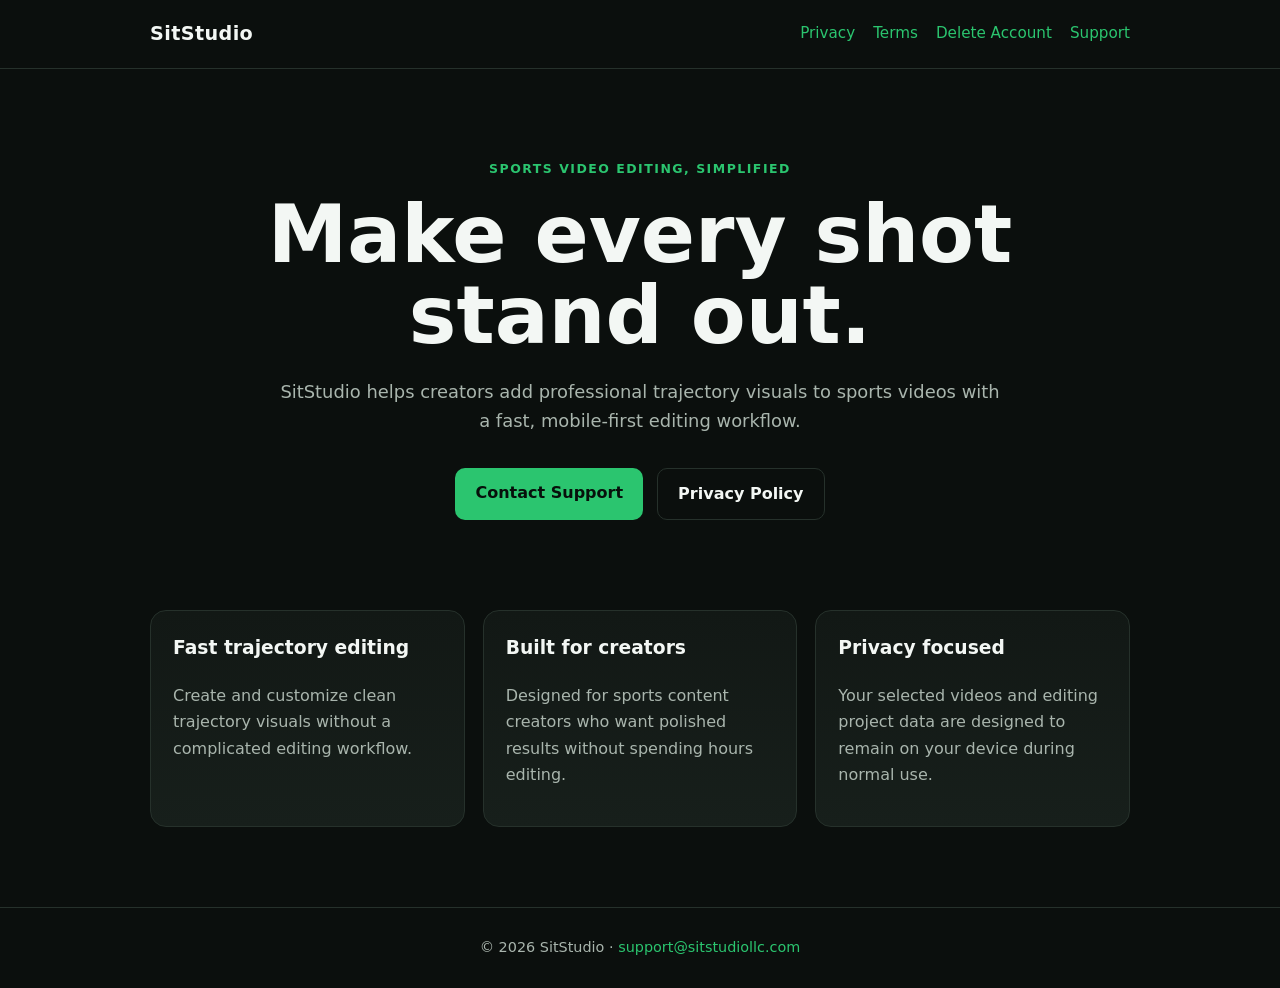
<file: index.html>
<!DOCTYPE html>
<html lang="en">
<head>
  <meta charset="UTF-8">
  <meta name="viewport" content="width=device-width, initial-scale=1.0">
  <title>SitStudio</title>
  <meta name="description" content="SitStudio makes professional sports trajectory editing fast and simple.">
  <link rel="stylesheet" href="styles.css">
</head>
<body>
<header>
  <nav class="nav">
    <a class="brand" href="index.html">SitStudio</a>
    <div class="nav-links">
      <a href="privacy.html">Privacy</a>
      <a href="terms.html">Terms</a>
      <a href="delete-account.html">Delete Account</a>
      <a href="support.html">Support</a>
    </div>
  </nav>
</header>

<main>
  <section class="hero">
    <div class="eyebrow">Sports video editing, simplified</div>
    <h1>Make every shot stand out.</h1>
    <p class="lead">
      SitStudio helps creators add professional trajectory visuals to sports videos with a fast, mobile-first editing workflow.
    </p>

    <div class="cta-row">
      <a class="button" href="support.html">Contact Support</a>
      <a class="button secondary" href="privacy.html">Privacy Policy</a>
    </div>
  </section>

  <section class="grid">
    <article class="card">
      <h3>Fast trajectory editing</h3>
      <p>Create and customize clean trajectory visuals without a complicated editing workflow.</p>
    </article>

    <article class="card">
      <h3>Built for creators</h3>
      <p>Designed for sports content creators who want polished results without spending hours editing.</p>
    </article>

    <article class="card">
      <h3>Privacy focused</h3>
      <p>Your selected videos and editing project data are designed to remain on your device during normal use.</p>
    </article>
  </section>
</main>

<footer>
  © 2026 SitStudio · <a href="mailto:support@sitstudiollc.com">support@sitstudiollc.com</a>
</footer>
</body>
</html>
</file>
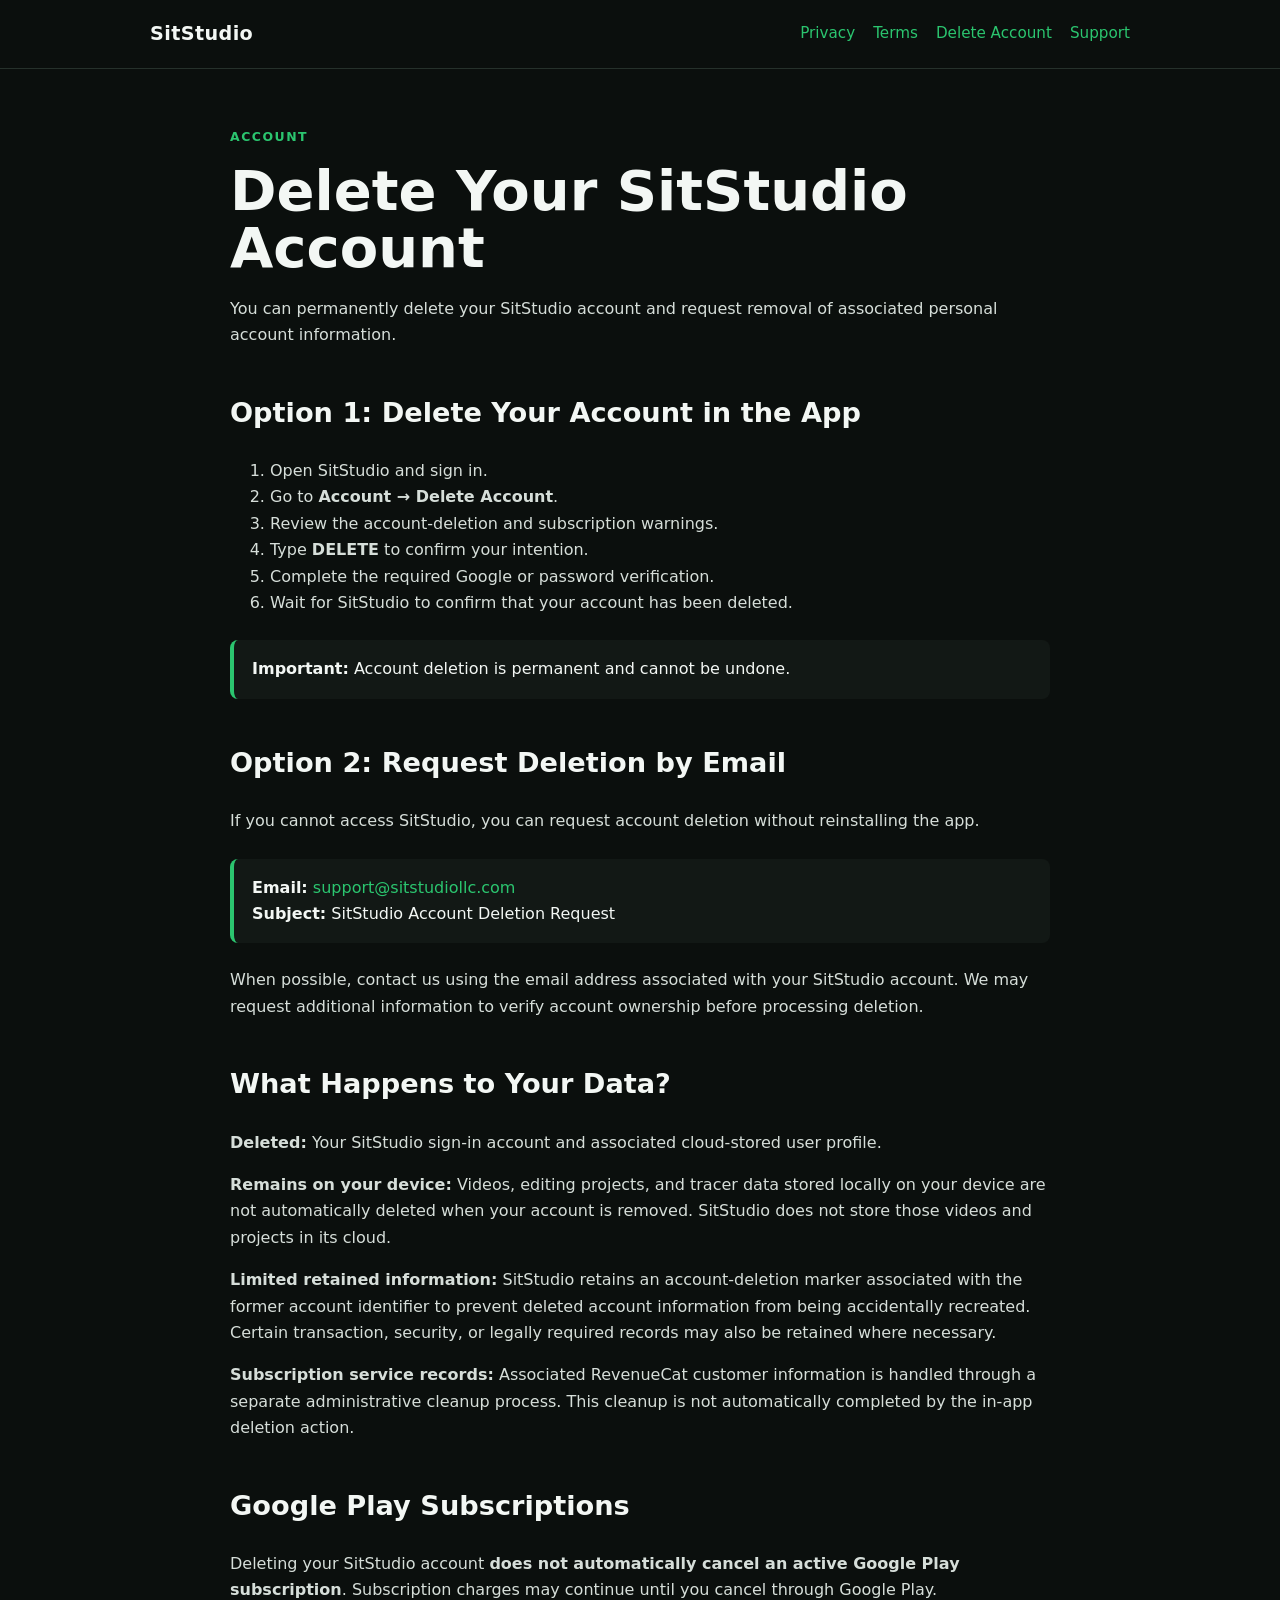
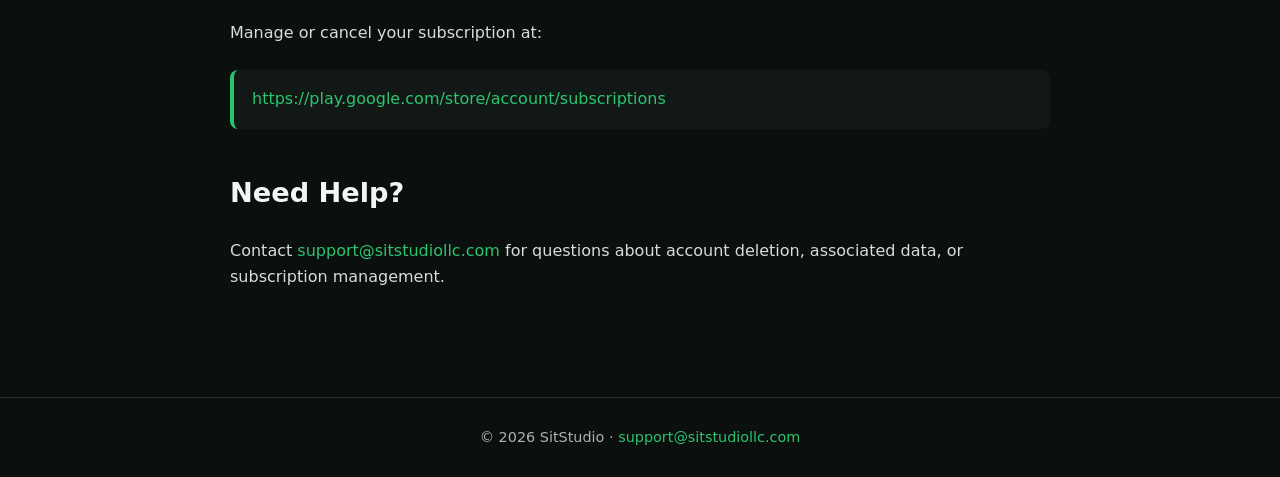
<file: delete-account.html>
<!DOCTYPE html>
<html lang="en">
<head>
  <meta charset="UTF-8">
  <meta name="viewport" content="width=device-width, initial-scale=1.0">
  <title>Delete Your Account | SitStudio</title>
  <link rel="stylesheet" href="styles.css">
</head>
<body>
<header>
  <nav class="nav">
    <a class="brand" href="index.html">SitStudio</a>
    <div class="nav-links">
      <a href="privacy.html">Privacy</a>
      <a href="terms.html">Terms</a>
      <a href="delete-account.html">Delete Account</a>
      <a href="support.html">Support</a>
    </div>
  </nav>
</header>

<main class="legal">
  <div class="eyebrow">Account</div>
  <h1>Delete Your SitStudio Account</h1>
  <p>You can permanently delete your SitStudio account and request removal of associated personal account information.</p>

  <h2>Option 1: Delete Your Account in the App</h2>
  <ol>
    <li>Open SitStudio and sign in.</li>
    <li>Go to <strong>Account → Delete Account</strong>.</li>
    <li>Review the account-deletion and subscription warnings.</li>
    <li>Type <strong>DELETE</strong> to confirm your intention.</li>
    <li>Complete the required Google or password verification.</li>
    <li>Wait for SitStudio to confirm that your account has been deleted.</li>
  </ol>
  <div class="notice"><strong>Important:</strong> Account deletion is permanent and cannot be undone.</div>

  <h2>Option 2: Request Deletion by Email</h2>
  <p>If you cannot access SitStudio, you can request account deletion without reinstalling the app.</p>
  <div class="notice">
    <strong>Email:</strong> <a href="mailto:support@sitstudiollc.com?subject=SitStudio%20Account%20Deletion%20Request">support@sitstudiollc.com</a><br>
    <strong>Subject:</strong> SitStudio Account Deletion Request
  </div>
  <p>When possible, contact us using the email address associated with your SitStudio account. We may request additional information to verify account ownership before processing deletion.</p>

  <h2>What Happens to Your Data?</h2>
  <p><strong>Deleted:</strong> Your SitStudio sign-in account and associated cloud-stored user profile.</p>
  <p><strong>Remains on your device:</strong> Videos, editing projects, and tracer data stored locally on your device are not automatically deleted when your account is removed. SitStudio does not store those videos and projects in its cloud.</p>
  <p><strong>Limited retained information:</strong> SitStudio retains an account-deletion marker associated with the former account identifier to prevent deleted account information from being accidentally recreated. Certain transaction, security, or legally required records may also be retained where necessary.</p>
  <p><strong>Subscription service records:</strong> Associated RevenueCat customer information is handled through a separate administrative cleanup process. This cleanup is not automatically completed by the in-app deletion action.</p>

  <h2>Google Play Subscriptions</h2>
  <p>Deleting your SitStudio account <strong>does not automatically cancel an active Google Play subscription</strong>. Subscription charges may continue until you cancel through Google Play.</p>
  <p>Manage or cancel your subscription at:</p>
  <div class="notice"><a href="https://play.google.com/store/account/subscriptions" target="_blank" rel="noopener noreferrer">https://play.google.com/store/account/subscriptions</a></div>

  <h2>Need Help?</h2>
  <p>Contact <a href="mailto:support@sitstudiollc.com">support@sitstudiollc.com</a> for questions about account deletion, associated data, or subscription management.</p>
</main>

<footer>
  © 2026 SitStudio · <a href="mailto:support@sitstudiollc.com">support@sitstudiollc.com</a>
</footer>
</body>
</html>
</file>
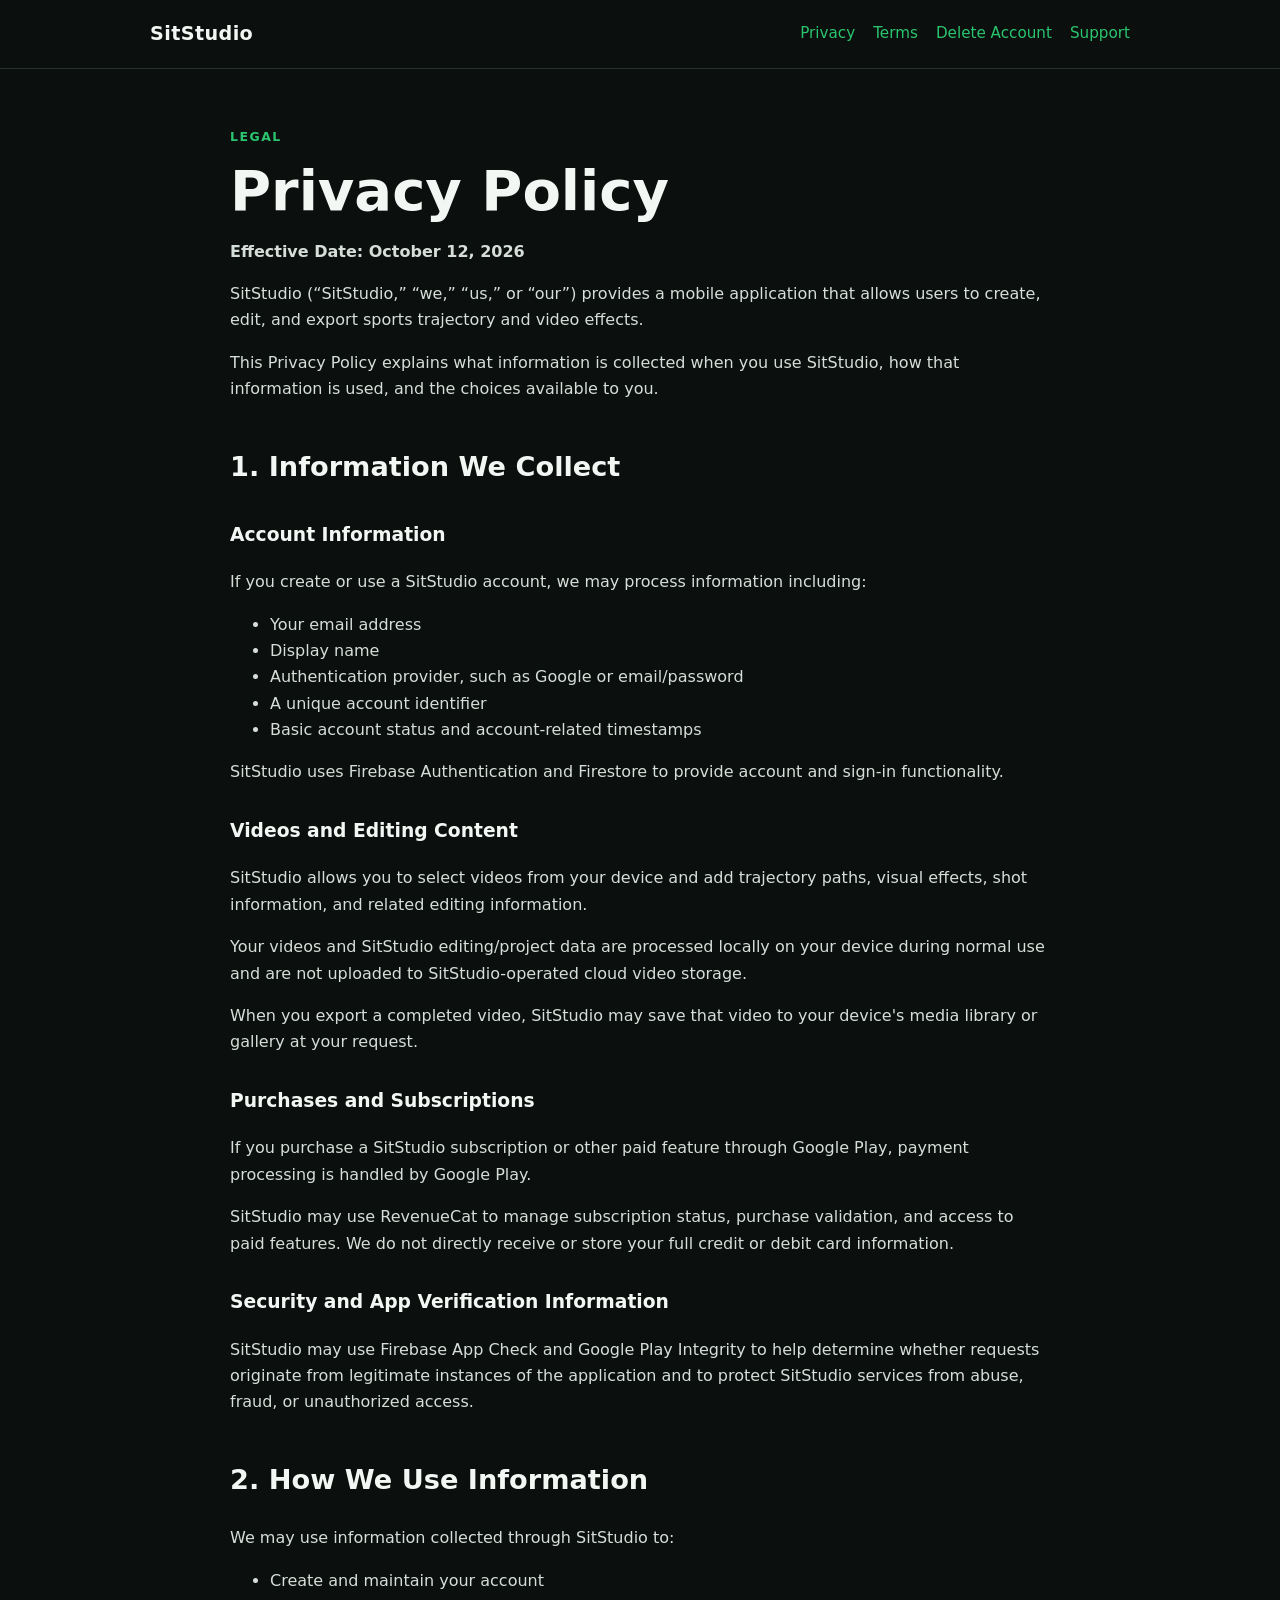
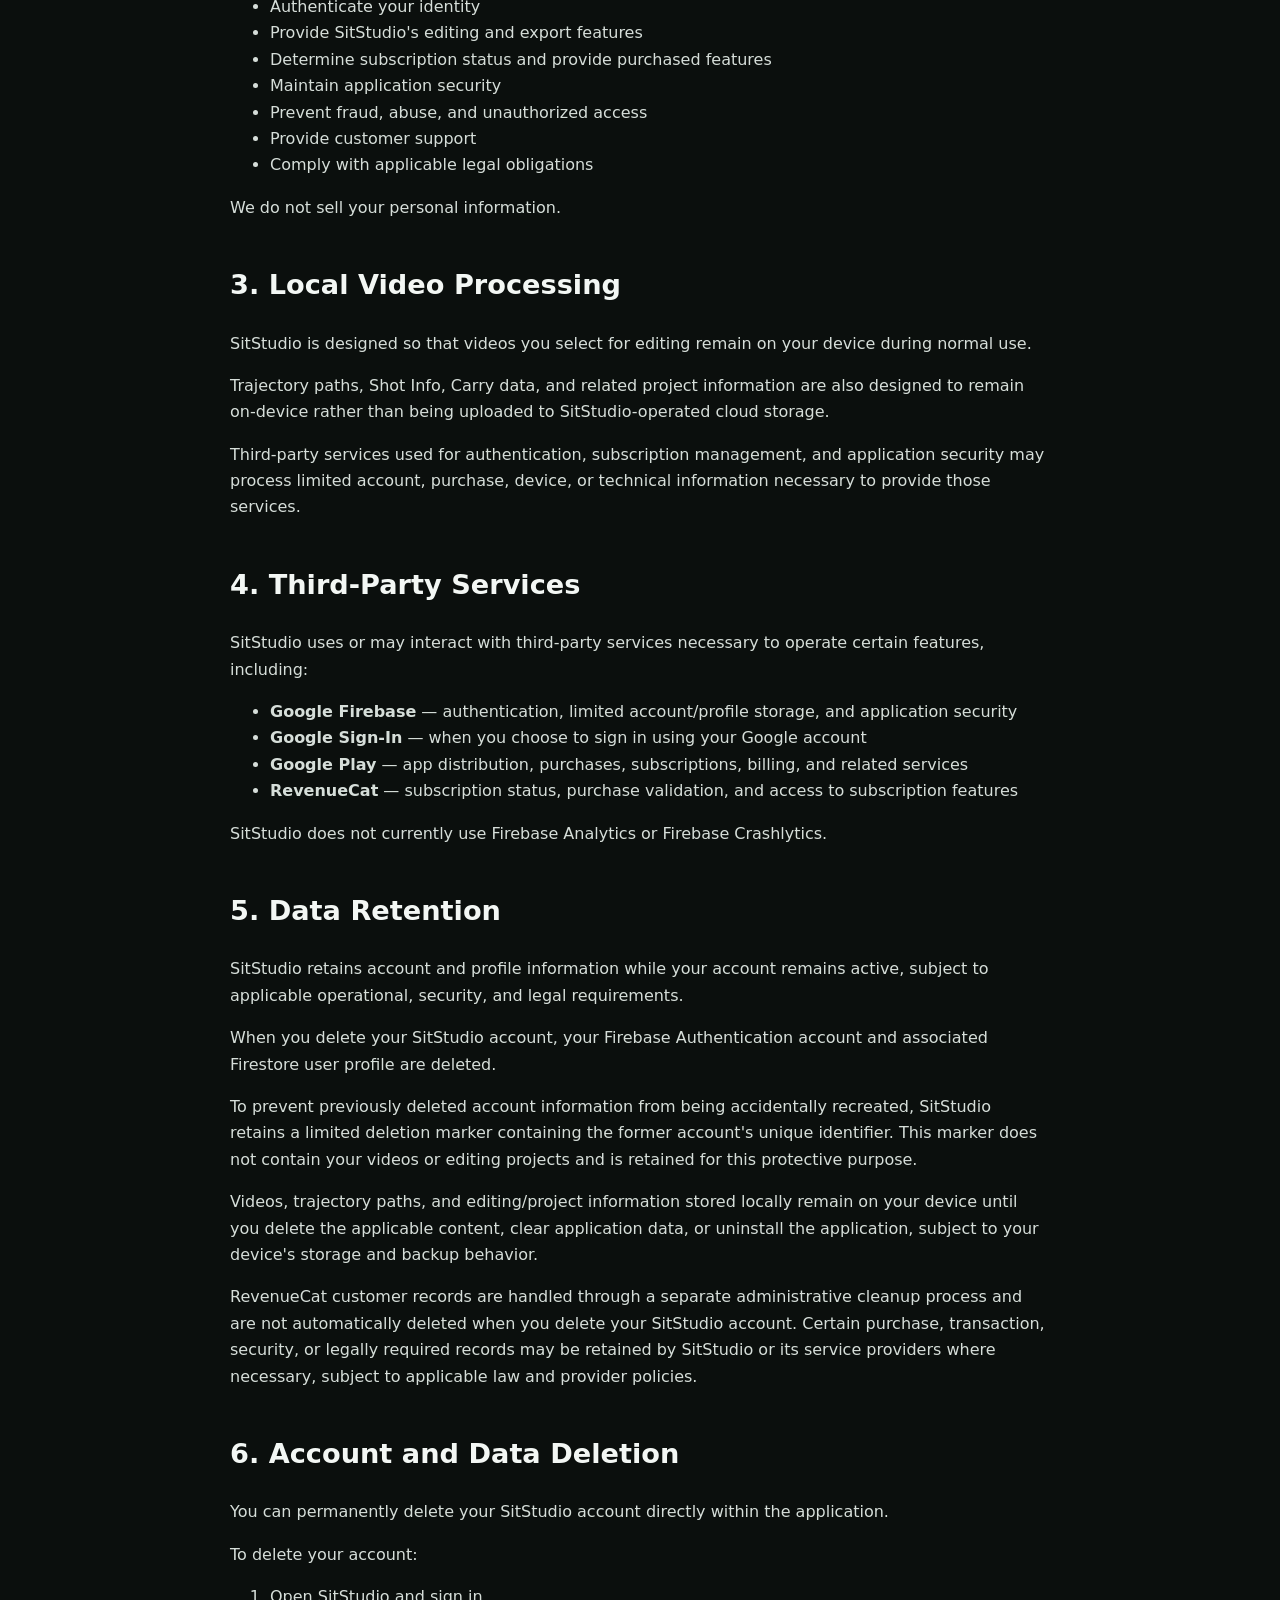
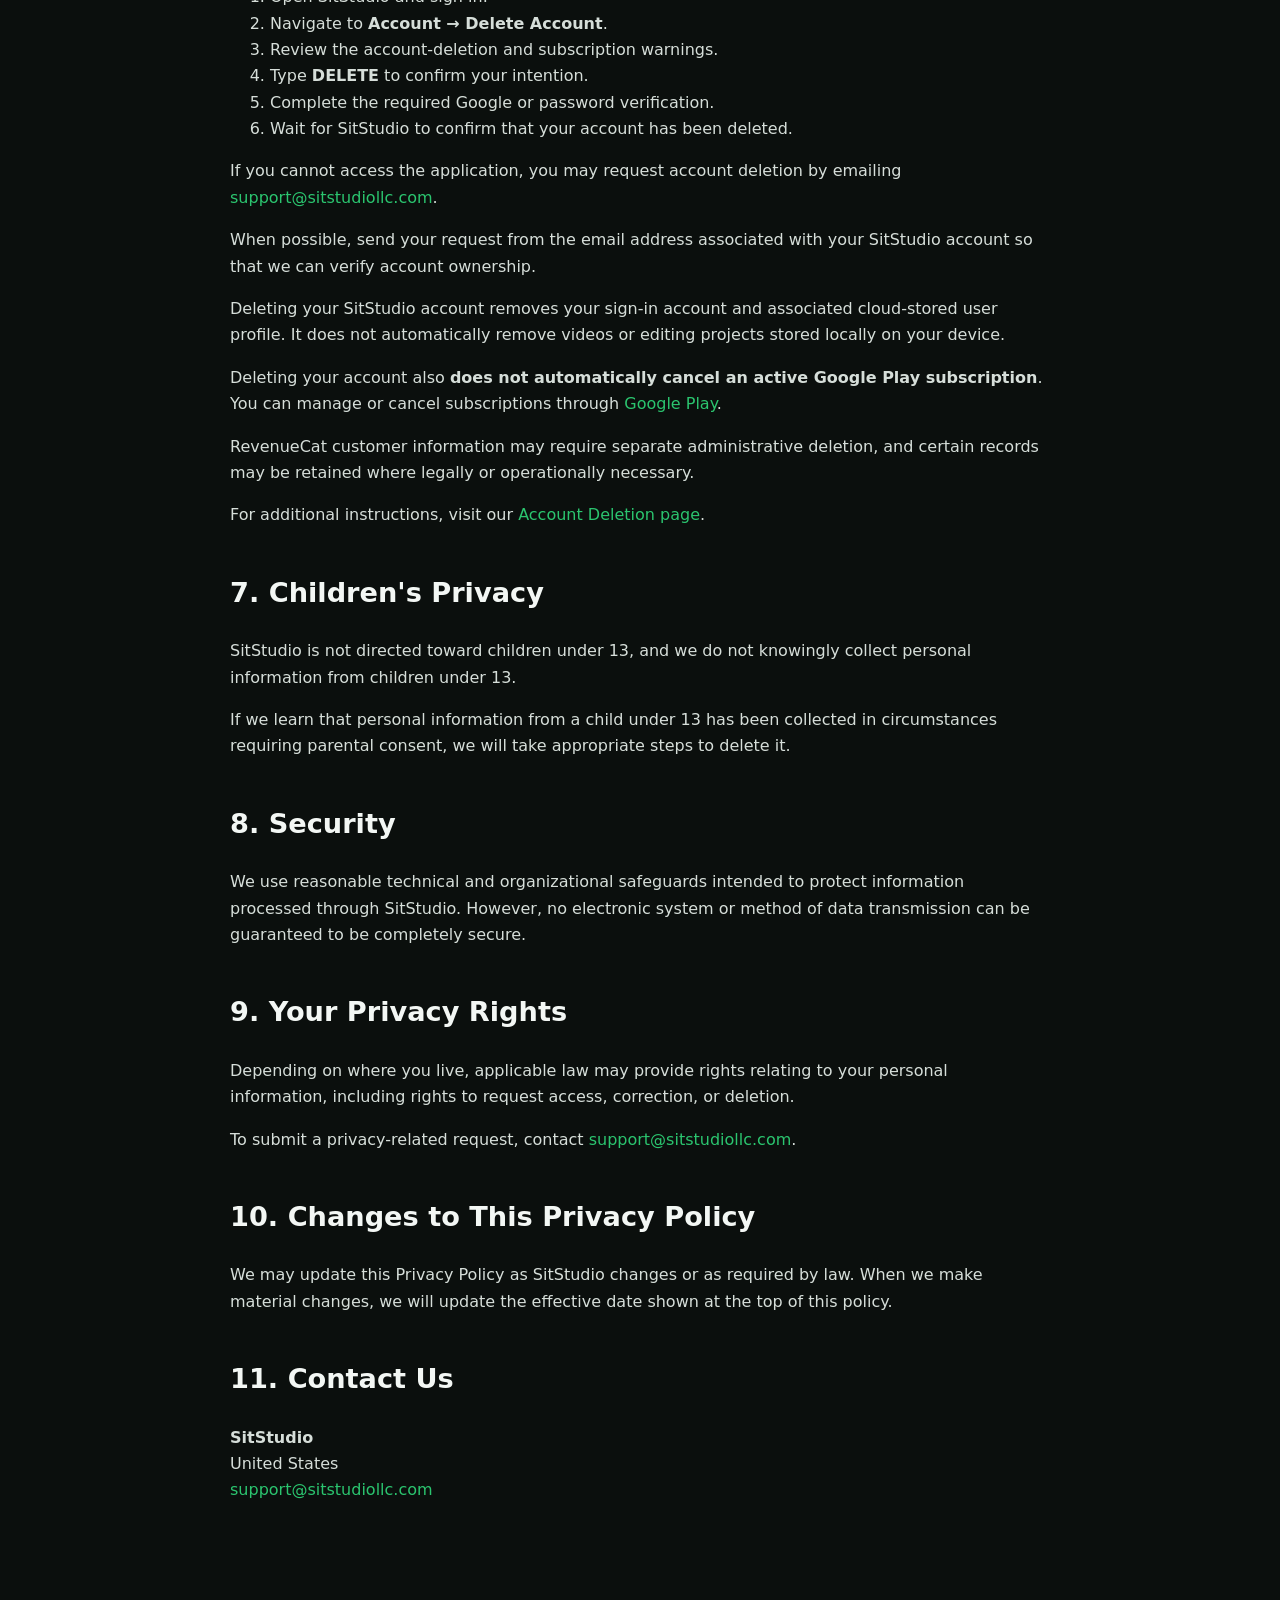
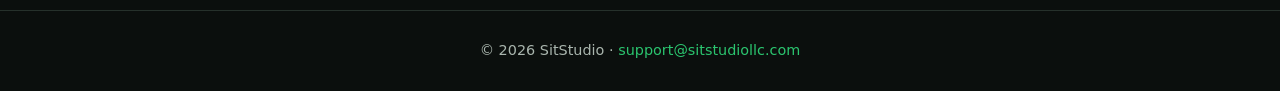
<file: privacy.html>
<!DOCTYPE html>
<html lang="en">
<head>
  <meta charset="UTF-8">
  <meta name="viewport" content="width=device-width, initial-scale=1.0">
  <title>Privacy Policy | SitStudio</title>
  <link rel="stylesheet" href="styles.css">
</head>
<body>
<header>
  <nav class="nav">
    <a class="brand" href="index.html">SitStudio</a>
    <div class="nav-links">
      <a href="privacy.html">Privacy</a>
      <a href="terms.html">Terms</a>
      <a href="delete-account.html">Delete Account</a>
      <a href="support.html">Support</a>
    </div>
  </nav>
</header>

<main class="legal">
  <div class="eyebrow">Legal</div>
  <h1>Privacy Policy</h1>
  <p><strong>Effective Date: October 12, 2026</strong></p>

  <p>SitStudio (“SitStudio,” “we,” “us,” or “our”) provides a mobile application that allows users to create, edit, and export sports trajectory and video effects.</p>

  <p>This Privacy Policy explains what information is collected when you use SitStudio, how that information is used, and the choices available to you.</p>

  <h2>1. Information We Collect</h2>

  <h3>Account Information</h3>
  <p>If you create or use a SitStudio account, we may process information including:</p>
  <ul>
    <li>Your email address</li>
    <li>Display name</li>
    <li>Authentication provider, such as Google or email/password</li>
    <li>A unique account identifier</li>
    <li>Basic account status and account-related timestamps</li>
  </ul>

  <p>SitStudio uses Firebase Authentication and Firestore to provide account and sign-in functionality.</p>

  <h3>Videos and Editing Content</h3>
  <p>SitStudio allows you to select videos from your device and add trajectory paths, visual effects, shot information, and related editing information.</p>

  <p>Your videos and SitStudio editing/project data are processed locally on your device during normal use and are not uploaded to SitStudio-operated cloud video storage.</p>

  <p>When you export a completed video, SitStudio may save that video to your device's media library or gallery at your request.</p>

  <h3>Purchases and Subscriptions</h3>
  <p>If you purchase a SitStudio subscription or other paid feature through Google Play, payment processing is handled by Google Play.</p>

  <p>SitStudio may use RevenueCat to manage subscription status, purchase validation, and access to paid features. We do not directly receive or store your full credit or debit card information.</p>

  <h3>Security and App Verification Information</h3>
  <p>SitStudio may use Firebase App Check and Google Play Integrity to help determine whether requests originate from legitimate instances of the application and to protect SitStudio services from abuse, fraud, or unauthorized access.</p>

  <h2>2. How We Use Information</h2>
  <p>We may use information collected through SitStudio to:</p>
  <ul>
    <li>Create and maintain your account</li>
    <li>Authenticate your identity</li>
    <li>Provide SitStudio's editing and export features</li>
    <li>Determine subscription status and provide purchased features</li>
    <li>Maintain application security</li>
    <li>Prevent fraud, abuse, and unauthorized access</li>
    <li>Provide customer support</li>
    <li>Comply with applicable legal obligations</li>
  </ul>

  <p>We do not sell your personal information.</p>

  <h2>3. Local Video Processing</h2>
  <p>SitStudio is designed so that videos you select for editing remain on your device during normal use.</p>

  <p>Trajectory paths, Shot Info, Carry data, and related project information are also designed to remain on-device rather than being uploaded to SitStudio-operated cloud storage.</p>

  <p>Third-party services used for authentication, subscription management, and application security may process limited account, purchase, device, or technical information necessary to provide those services.</p>

  <h2>4. Third-Party Services</h2>
  <p>SitStudio uses or may interact with third-party services necessary to operate certain features, including:</p>
  <ul>
    <li><strong>Google Firebase</strong> — authentication, limited account/profile storage, and application security</li>
    <li><strong>Google Sign-In</strong> — when you choose to sign in using your Google account</li>
    <li><strong>Google Play</strong> — app distribution, purchases, subscriptions, billing, and related services</li>
    <li><strong>RevenueCat</strong> — subscription status, purchase validation, and access to subscription features</li>
  </ul>

  <p>SitStudio does not currently use Firebase Analytics or Firebase Crashlytics.</p>

  <h2>5. Data Retention</h2>
  <p>SitStudio retains account and profile information while your account remains active, subject to applicable operational, security, and legal requirements.</p>
  <p>When you delete your SitStudio account, your Firebase Authentication account and associated Firestore user profile are deleted.</p>
  <p>To prevent previously deleted account information from being accidentally recreated, SitStudio retains a limited deletion marker containing the former account's unique identifier. This marker does not contain your videos or editing projects and is retained for this protective purpose.</p>
  <p>Videos, trajectory paths, and editing/project information stored locally remain on your device until you delete the applicable content, clear application data, or uninstall the application, subject to your device's storage and backup behavior.</p>
  <p>RevenueCat customer records are handled through a separate administrative cleanup process and are not automatically deleted when you delete your SitStudio account. Certain purchase, transaction, security, or legally required records may be retained by SitStudio or its service providers where necessary, subject to applicable law and provider policies.</p>

  <h2>6. Account and Data Deletion</h2>
  <p>You can permanently delete your SitStudio account directly within the application.</p>
  <p>To delete your account:</p>
  <ol>
    <li>Open SitStudio and sign in.</li>
    <li>Navigate to <strong>Account → Delete Account</strong>.</li>
    <li>Review the account-deletion and subscription warnings.</li>
    <li>Type <strong>DELETE</strong> to confirm your intention.</li>
    <li>Complete the required Google or password verification.</li>
    <li>Wait for SitStudio to confirm that your account has been deleted.</li>
  </ol>
  <p>If you cannot access the application, you may request account deletion by emailing <a href="mailto:support@sitstudiollc.com">support@sitstudiollc.com</a>.</p>
  <p>When possible, send your request from the email address associated with your SitStudio account so that we can verify account ownership.</p>
  <p>Deleting your SitStudio account removes your sign-in account and associated cloud-stored user profile. It does not automatically remove videos or editing projects stored locally on your device.</p>
  <p>Deleting your account also <strong>does not automatically cancel an active Google Play subscription</strong>. You can manage or cancel subscriptions through <a href="https://play.google.com/store/account/subscriptions">Google Play</a>.</p>
  <p>RevenueCat customer information may require separate administrative deletion, and certain records may be retained where legally or operationally necessary.</p>
  <p>For additional instructions, visit our <a href="https://sitstudio.app/delete-account.html">Account Deletion page</a>.</p>

  <h2>7. Children's Privacy</h2>
  <p>SitStudio is not directed toward children under 13, and we do not knowingly collect personal information from children under 13.</p>

  <p>If we learn that personal information from a child under 13 has been collected in circumstances requiring parental consent, we will take appropriate steps to delete it.</p>

  <h2>8. Security</h2>
  <p>We use reasonable technical and organizational safeguards intended to protect information processed through SitStudio. However, no electronic system or method of data transmission can be guaranteed to be completely secure.</p>

  <h2>9. Your Privacy Rights</h2>
  <p>Depending on where you live, applicable law may provide rights relating to your personal information, including rights to request access, correction, or deletion.</p>

  <p>To submit a privacy-related request, contact <a href="mailto:support@sitstudiollc.com">support@sitstudiollc.com</a>.</p>

  <h2>10. Changes to This Privacy Policy</h2>
  <p>We may update this Privacy Policy as SitStudio changes or as required by law. When we make material changes, we will update the effective date shown at the top of this policy.</p>

  <h2>11. Contact Us</h2>
  <p><strong>SitStudio</strong><br>
  United States<br>
  <a href="mailto:support@sitstudiollc.com">support@sitstudiollc.com</a></p>
</main>

<footer>
  © 2026 SitStudio · <a href="mailto:support@sitstudiollc.com">support@sitstudiollc.com</a>
</footer>
</body>
</html>
</file>
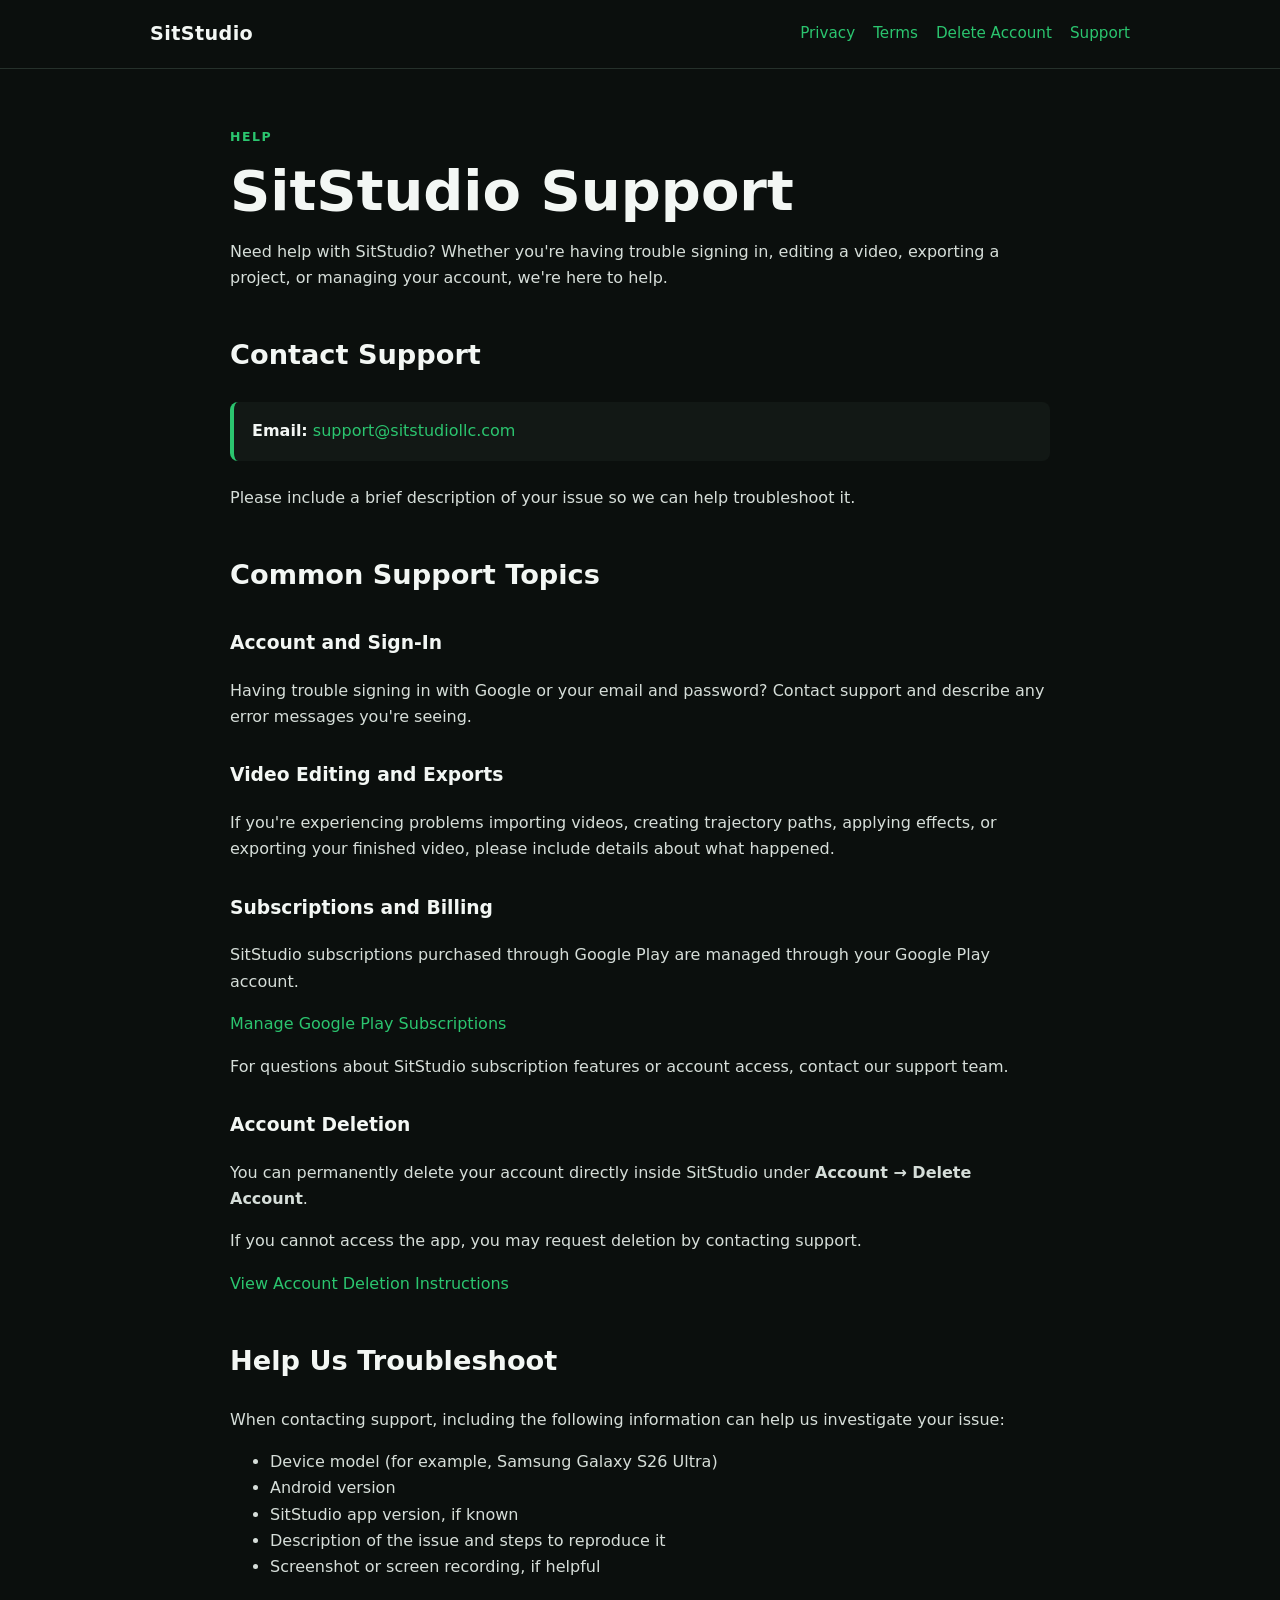
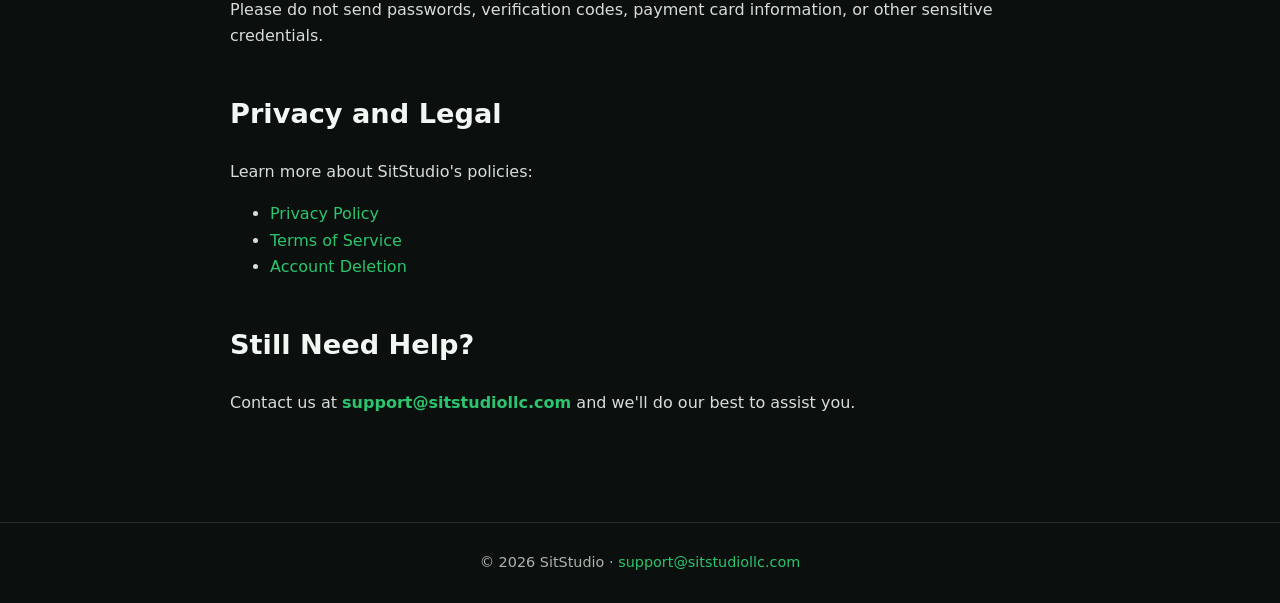
<file: support.html>
<!DOCTYPE html>
<html lang="en">
<head>
  <meta charset="UTF-8">
  <meta name="viewport" content="width=device-width, initial-scale=1.0">
  <title>Support | SitStudio</title>
  <link rel="stylesheet" href="styles.css">
</head>
<body>
<header>
  <nav class="nav">
    <a class="brand" href="index.html">SitStudio</a>
    <div class="nav-links">
      <a href="privacy.html">Privacy</a>
      <a href="terms.html">Terms</a>
      <a href="delete-account.html">Delete Account</a>
      <a href="support.html">Support</a>
    </div>
  </nav>
</header>

<main class="legal">
  <div class="eyebrow">Help</div>
  <h1>SitStudio Support</h1>
  <p>Need help with SitStudio? Whether you're having trouble signing in, editing a video, exporting a project, or managing your account, we're here to help.</p>

  <h2>Contact Support</h2>
  <div class="notice"><strong>Email:</strong> <a href="mailto:support@sitstudiollc.com">support@sitstudiollc.com</a></div>
  <p>Please include a brief description of your issue so we can help troubleshoot it.</p>

  <h2>Common Support Topics</h2>
  <h3>Account and Sign-In</h3>
  <p>Having trouble signing in with Google or your email and password? Contact support and describe any error messages you're seeing.</p>
  <h3>Video Editing and Exports</h3>
  <p>If you're experiencing problems importing videos, creating trajectory paths, applying effects, or exporting your finished video, please include details about what happened.</p>
  <h3>Subscriptions and Billing</h3>
  <p>SitStudio subscriptions purchased through Google Play are managed through your Google Play account.</p>
  <p><a href="https://play.google.com/store/account/subscriptions">Manage Google Play Subscriptions</a></p>
  <p>For questions about SitStudio subscription features or account access, contact our support team.</p>
  <h3>Account Deletion</h3>
  <p>You can permanently delete your account directly inside SitStudio under <strong>Account → Delete Account</strong>.</p>
  <p>If you cannot access the app, you may request deletion by contacting support.</p>
  <p><a href="https://sitstudio.app/delete-account.html">View Account Deletion Instructions</a></p>

  <h2>Help Us Troubleshoot</h2>
  <p>When contacting support, including the following information can help us investigate your issue:</p>
  <ul>
    <li>Device model (for example, Samsung Galaxy S26 Ultra)</li>
    <li>Android version</li>
    <li>SitStudio app version, if known</li>
    <li>Description of the issue and steps to reproduce it</li>
    <li>Screenshot or screen recording, if helpful</li>
  </ul>
  <p>Please do not send passwords, verification codes, payment card information, or other sensitive credentials.</p>

  <h2>Privacy and Legal</h2>
  <p>Learn more about SitStudio's policies:</p>
  <ul>
    <li><a href="https://sitstudio.app/privacy.html">Privacy Policy</a></li>
    <li><a href="https://sitstudio.app/terms.html">Terms of Service</a></li>
    <li><a href="https://sitstudio.app/delete-account.html">Account Deletion</a></li>
  </ul>

  <h2>Still Need Help?</h2>
  <p>Contact us at <a href="mailto:support@sitstudiollc.com"><strong>support@sitstudiollc.com</strong></a> and we'll do our best to assist you.</p>
</main>

<footer>
  © 2026 SitStudio · <a href="mailto:support@sitstudiollc.com">support@sitstudiollc.com</a>
</footer>
</body>
</html>
</file>
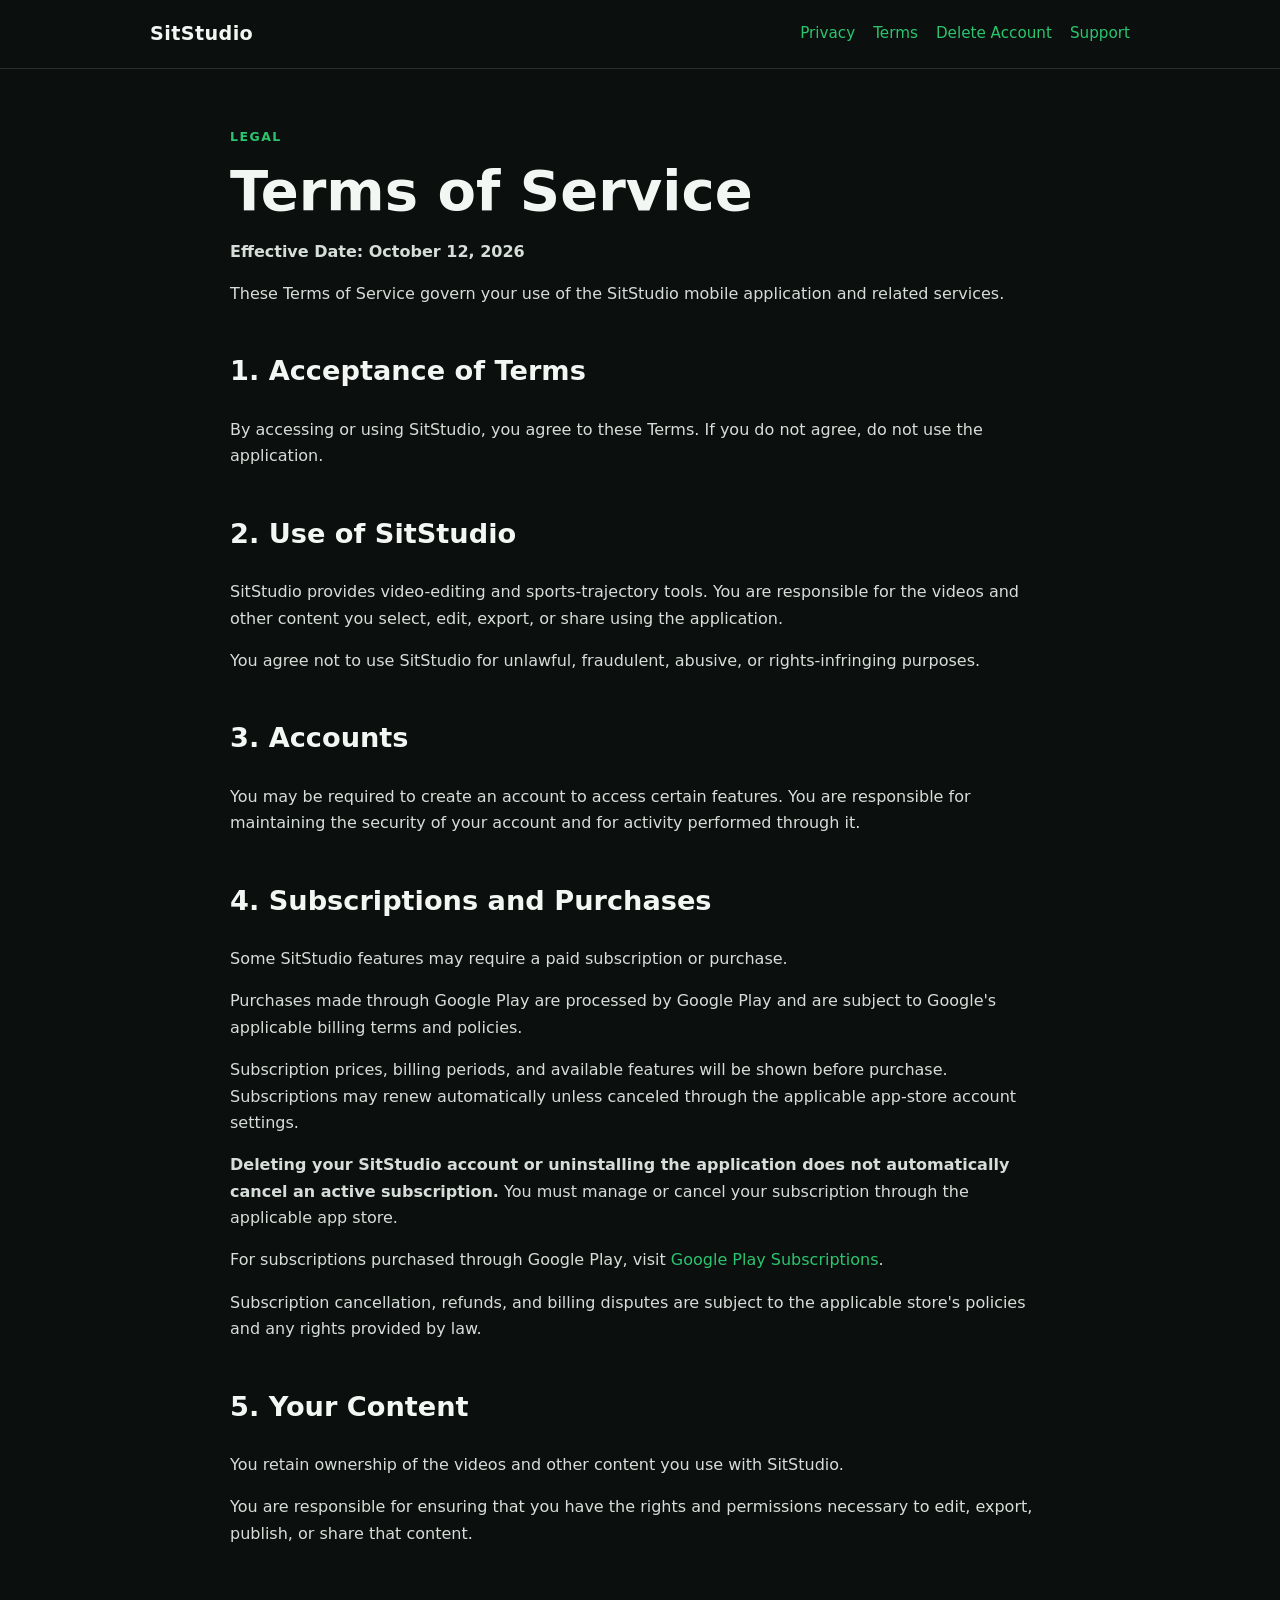
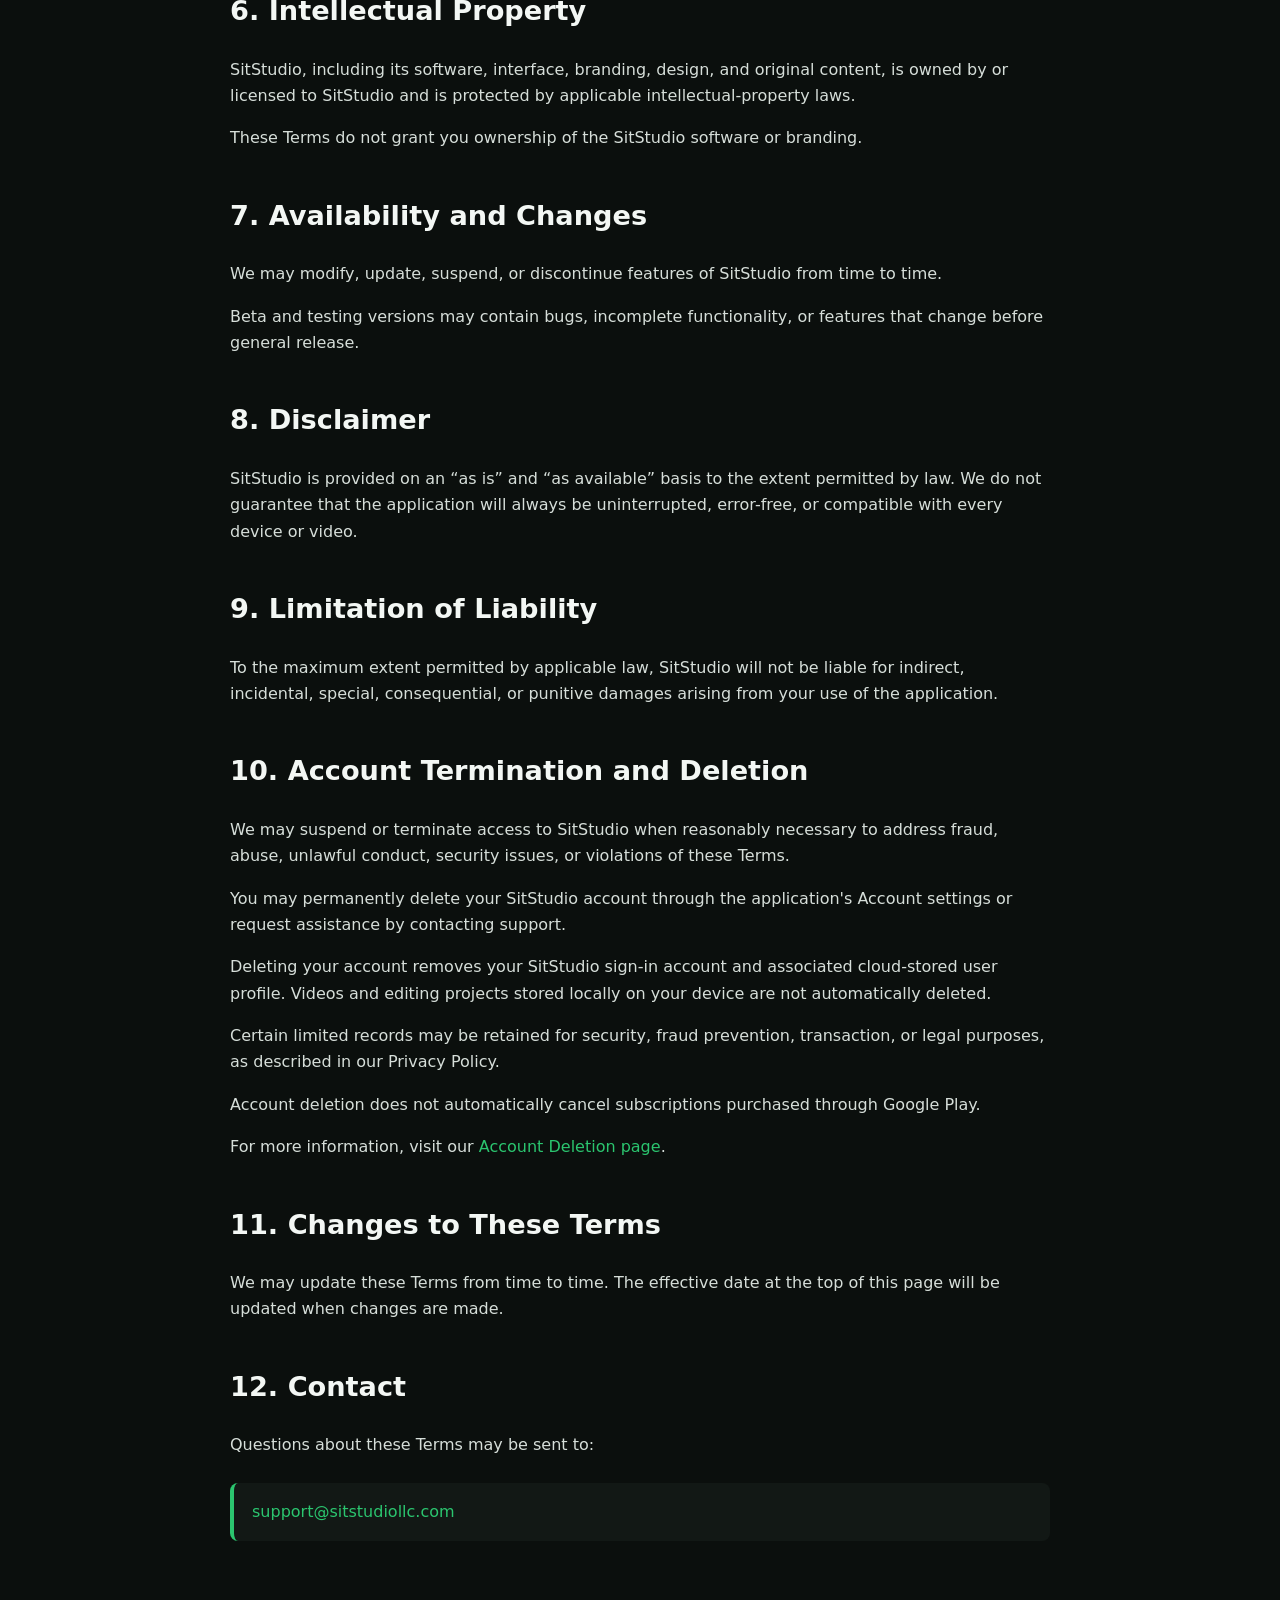
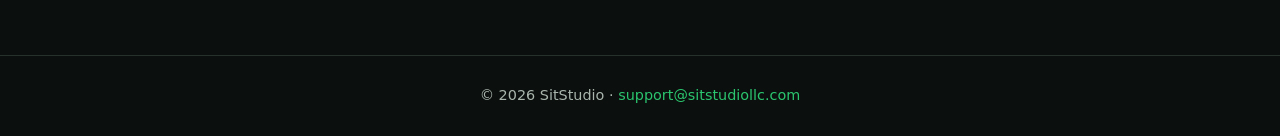
<file: terms.html>
<!DOCTYPE html>
<html lang="en">
<head>
  <meta charset="UTF-8">
  <meta name="viewport" content="width=device-width, initial-scale=1.0">
  <title>Terms of Service | SitStudio</title>
  <link rel="stylesheet" href="styles.css">
</head>
<body>
<header>
  <nav class="nav">
    <a class="brand" href="index.html">SitStudio</a>
    <div class="nav-links">
      <a href="privacy.html">Privacy</a>
      <a href="terms.html">Terms</a>
      <a href="delete-account.html">Delete Account</a>
      <a href="support.html">Support</a>
    </div>
  </nav>
</header>

<main class="legal">
  <div class="eyebrow">Legal</div>
  <h1>Terms of Service</h1>
  <p><strong>Effective Date: October 12, 2026</strong></p>

  <p>These Terms of Service govern your use of the SitStudio mobile application and related services.</p>

  <h2>1. Acceptance of Terms</h2>
  <p>By accessing or using SitStudio, you agree to these Terms. If you do not agree, do not use the application.</p>

  <h2>2. Use of SitStudio</h2>
  <p>SitStudio provides video-editing and sports-trajectory tools. You are responsible for the videos and other content you select, edit, export, or share using the application.</p>

  <p>You agree not to use SitStudio for unlawful, fraudulent, abusive, or rights-infringing purposes.</p>

  <h2>3. Accounts</h2>
  <p>You may be required to create an account to access certain features. You are responsible for maintaining the security of your account and for activity performed through it.</p>

  <h2>4. Subscriptions and Purchases</h2>
  <p>Some SitStudio features may require a paid subscription or purchase.</p>
  <p>Purchases made through Google Play are processed by Google Play and are subject to Google's applicable billing terms and policies.</p>
  <p>Subscription prices, billing periods, and available features will be shown before purchase. Subscriptions may renew automatically unless canceled through the applicable app-store account settings.</p>
  <p><strong>Deleting your SitStudio account or uninstalling the application does not automatically cancel an active subscription.</strong> You must manage or cancel your subscription through the applicable app store.</p>
  <p>For subscriptions purchased through Google Play, visit <a href="https://play.google.com/store/account/subscriptions">Google Play Subscriptions</a>.</p>
  <p>Subscription cancellation, refunds, and billing disputes are subject to the applicable store's policies and any rights provided by law.</p>

  <h2>5. Your Content</h2>
  <p>You retain ownership of the videos and other content you use with SitStudio.</p>

  <p>You are responsible for ensuring that you have the rights and permissions necessary to edit, export, publish, or share that content.</p>

  <h2>6. Intellectual Property</h2>
  <p>SitStudio, including its software, interface, branding, design, and original content, is owned by or licensed to SitStudio and is protected by applicable intellectual-property laws.</p>

  <p>These Terms do not grant you ownership of the SitStudio software or branding.</p>

  <h2>7. Availability and Changes</h2>
  <p>We may modify, update, suspend, or discontinue features of SitStudio from time to time.</p>

  <p>Beta and testing versions may contain bugs, incomplete functionality, or features that change before general release.</p>

  <h2>8. Disclaimer</h2>
  <p>SitStudio is provided on an “as is” and “as available” basis to the extent permitted by law. We do not guarantee that the application will always be uninterrupted, error-free, or compatible with every device or video.</p>

  <h2>9. Limitation of Liability</h2>
  <p>To the maximum extent permitted by applicable law, SitStudio will not be liable for indirect, incidental, special, consequential, or punitive damages arising from your use of the application.</p>

  <h2>10. Account Termination and Deletion</h2>
  <p>We may suspend or terminate access to SitStudio when reasonably necessary to address fraud, abuse, unlawful conduct, security issues, or violations of these Terms.</p>
  <p>You may permanently delete your SitStudio account through the application's Account settings or request assistance by contacting support.</p>
  <p>Deleting your account removes your SitStudio sign-in account and associated cloud-stored user profile. Videos and editing projects stored locally on your device are not automatically deleted.</p>
  <p>Certain limited records may be retained for security, fraud prevention, transaction, or legal purposes, as described in our Privacy Policy.</p>
  <p>Account deletion does not automatically cancel subscriptions purchased through Google Play.</p>
  <p>For more information, visit our <a href="https://sitstudio.app/delete-account.html">Account Deletion page</a>.</p>

  <h2>11. Changes to These Terms</h2>
  <p>We may update these Terms from time to time. The effective date at the top of this page will be updated when changes are made.</p>

  <h2>12. Contact</h2>
  <p>Questions about these Terms may be sent to:</p>

  <div class="notice">
    <a href="mailto:support@sitstudiollc.com">support@sitstudiollc.com</a>
  </div>
</main>

<footer>
  © 2026 SitStudio · <a href="mailto:support@sitstudiollc.com">support@sitstudiollc.com</a>
</footer>
</body>
</html>
</file>
<file: styles.css>
:root {
  --bg: #0b0f0d;
  --panel: #121815;
  --panel-2: #171f1b;
  --text: #f3f7f4;
  --muted: #a9b5ad;
  --green: #2bc56f;
  --green-dark: #16964f;
  --border: #26312b;
  --max: 980px;
}

* {
  box-sizing: border-box;
}

html {
  scroll-behavior: smooth;
}

body {
  margin: 0;
  background: var(--bg);
  color: var(--text);
  font-family: Inter, ui-sans-serif, system-ui, -apple-system, BlinkMacSystemFont, "Segoe UI", sans-serif;
  line-height: 1.65;
}

a {
  color: var(--green);
  text-decoration: none;
}

a:hover {
  text-decoration: underline;
}

header {
  border-bottom: 1px solid var(--border);
  background: var(--bg);
  position: sticky;
  top: 0;
  z-index: 10;
}

.nav {
  width: min(var(--max), calc(100% - 32px));
  margin: 0 auto;
  min-height: 68px;
  display: flex;
  align-items: center;
  justify-content: space-between;
  gap: 20px;
}

.brand {
  font-size: 1.2rem;
  font-weight: 800;
  letter-spacing: 0.02em;
  color: var(--text);
}

.nav-links {
  display: flex;
  gap: 18px;
  flex-wrap: wrap;
  font-size: 0.95rem;
}

main {
  width: min(var(--max), calc(100% - 32px));
  margin: 0 auto;
}

.hero {
  padding: 90px 0 70px;
  text-align: center;
}

.eyebrow {
  color: var(--green);
  text-transform: uppercase;
  letter-spacing: 0.12em;
  font-weight: 800;
  font-size: 0.78rem;
}

h1 {
  font-size: clamp(2.4rem, 7vw, 5rem);
  line-height: 1.02;
  margin: 14px 0 20px;
}

h2 {
  margin-top: 42px;
  font-size: 1.7rem;
}

h3 {
  margin-top: 30px;
}

.lead {
  color: var(--muted);
  max-width: 720px;
  margin: 0 auto;
  font-size: 1.12rem;
}

.cta-row {
  margin-top: 32px;
  display: flex;
  justify-content: center;
  gap: 14px;
  flex-wrap: wrap;
}

.button {
  display: inline-block;
  background: var(--green);
  color: #07100b;
  padding: 12px 20px;
  border-radius: 10px;
  font-weight: 800;
}

.button.secondary {
  background: transparent;
  color: var(--text);
  border: 1px solid var(--border);
}

.grid {
  display: grid;
  grid-template-columns: repeat(3, 1fr);
  gap: 18px;
  padding: 20px 0 80px;
}

.card {
  background: linear-gradient(180deg, var(--panel), var(--panel-2));
  border: 1px solid var(--border);
  border-radius: 16px;
  padding: 22px;
}

.card h3 {
  margin-top: 0;
}

.card p {
  color: var(--muted);
}

.legal {
  max-width: 820px;
  padding: 58px 0 90px;
}

.legal h1 {
  font-size: clamp(2.2rem, 6vw, 3.5rem);
}

.legal p,
.legal li {
  color: #d6ded9;
}

.notice {
  background: var(--panel);
  border-left: 4px solid var(--green);
  padding: 16px 18px;
  border-radius: 8px;
  margin: 24px 0;
}

footer {
  border-top: 1px solid var(--border);
  color: var(--muted);
  padding: 28px 16px;
  text-align: center;
  font-size: 0.9rem;
}

@media (max-width: 760px) {
  .nav {
    align-items: flex-start;
    flex-direction: column;
    padding: 14px 0;
  }

  .grid {
    grid-template-columns: 1fr;
  }

  .hero {
    padding-top: 62px;
  }
}
</file>
